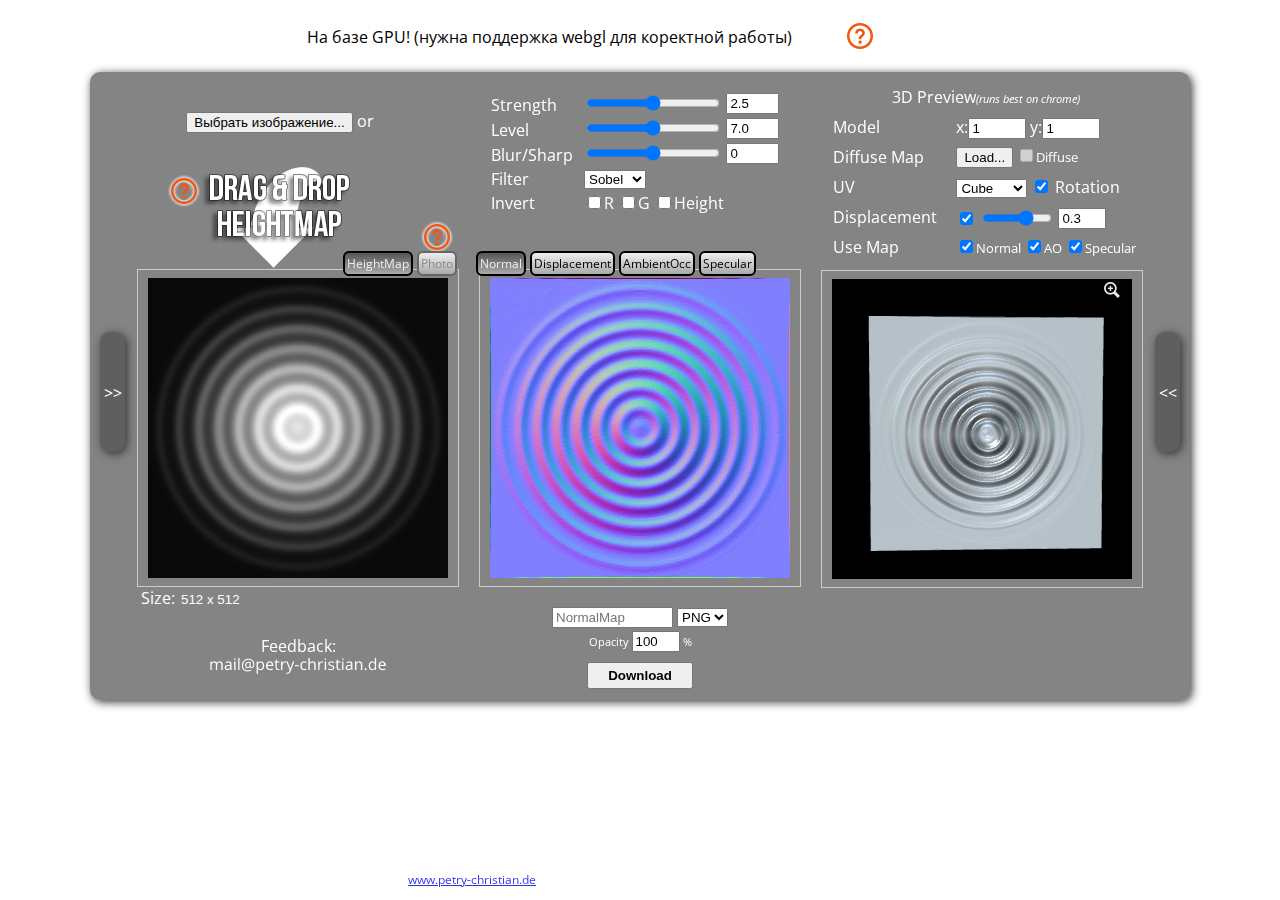
<file: services/index.html>
<!--/*
 * Author: Christian Petry
 * Homepage: www.petry-christian.de
 *
 * License: MIT
 * Copyright (c) 2014 Christian Petry
 * Permission is hereby granted, free of charge, to any person obtaining a copy of this software 
 * and associated documentation files (the "Software"), to deal in the Software without restriction,
 * including without limitation the rights to use, copy, modify, merge, publish, distribute, 
 * sublicense, and/or sell copies of the Software, and to permit persons to whom the Software is 
 * furnished to do so, subject to the following conditions:
 *
 * The above copyright notice and this permission notice shall be included in all copies or 
 * substantial portions of the Software.
 * THE SOFTWARE IS PROVIDED "AS IS", WITHOUT WARRANTY OF ANY KIND, EXPRESS OR IMPLIED, 
 * INCLUDING BUT NOT LIMITED TO THE WARRANTIES OF MERCHANTABILITY, 
 * FITNESS FOR A PARTICULAR PURPOSE AND NONINFRINGEMENT. 
 * IN NO EVENT SHALL THE AUTHORS OR COPYRIGHT HOLDERS BE LIABLE FOR ANY CLAIM, 
 * DAMAGES OR OTHER LIABILITY, WHETHER IN AN ACTION OF CONTRACT, TORT OR OTHERWISE, 
 * ARISING FROM, OUT OF OR IN CONNECTION WITH THE SOFTWARE OR THE USE OR 
 * OTHER DEALINGS IN THE SOFTWARE.
 */
-->
<!DOCTYPE html PUBLIC "-//W3C//DTD XHTML 1.0 Transitional//EN" "http://www.w3.org/TR/xhtml1/DTD/xhtml1-transitional.dtd">
<html lang="en" dir="ltr" xmlns:fb="http://ogp.me/ns/fb#">

<head>
	<title>NormalMap-Онлайн</title>
	<link rel="icon" type="image/png" href="/favicon.png" />
	<link type="text/css" rel="stylesheet" href="http://fonts.googleapis.com/css?family=Open+Sans:700"></link>
	<link type="text/css" rel="stylesheet" href="./style.css"></link>
	<meta charset="utf-8">
	<meta name="description" content="Онлайн NormalMap генератор. Создай Normalmap сейчас в свойм браузере! Без загрузки на серве, всё на javascript">
	<meta name="author" content="Christian Petry">
	<meta name="language" CONTENT="russian">
	<meta name="keywords" content="Normalmap,Normal,Mapping,Онлайн,github,NormalMap-генератор,Heightmap, карта высот,Javascript">
	<meta name="date" content="2014-09-19">
	<meta name="page-topic" content="Dienstleistung">
	<meta name="robots" content="index,follow">
</head>

	
<body style="text-align: center">
	<br/>
	<div align="center" >
		<p style="display: inline; position: absolute; top:10px; left: 24%;">На базе GPU! (нужна поддержка webgl для коректной работы)</p>

		<a style="top: -10px; right: -220px; position: relative; overflow:hidden;" class="various" href="#normalmaponline_help">
			<img src="images/help.png" />
		</a>
	</div>

	<!-- DESCRIPTION -->
	<div id="normalmaponline_help" style="display:none;overflow:hidden;font-family:Georgia" align="left">		
		<h1>NormalMap-Online</h1>
		<p>
			Этот веб-сайт позволяет создать normal карты из карт высот бесплатно.
			Текстуры не сохраняются на сервере, скрипты работают в вашем браузере, на стороне клиента.<br>

			Перетащите вашу текстуру с картой высот в поле щагрузки изображений, или просто укажите файл.
			После проверки окно предварительного просмотра и отобразит карту нормалей.
			Так же можно переключать тип генерируемой карты. Доступны: <strong>displacement, ambient occlusion, specular</strong><br><br>

			В окне предварительного просмотра отображается 3D-модели с различных карт.
			Каждую карту можно включать/выключать, параметры отображения модели в окне просмотра можно регулировать.<br><br>

			Если у вас есть дополнительные вопросы, пишите на recosh@mail.ru.

		</p>			

		<h2>Normal Maps</h2>
		<p>
			<img src="images/normal_description.png" style="display: block; 
				margin-left: auto; margin-right: auto; padding-left: 10px;" align="right" />

			Normal Maps are textures that inherit depth information of a surface.<br/>
			They don't change the structure of the model and have <b>nearly no impact on performance</b>.<br/>
			Each pixel represents a <b>normal vector</b> and is composed of three colors.<br/>
			These colors are representing the direction of the normal vector.<br/>
			<br/>
			They can enhance the optical illusion of depth significantly and 
			are especially useful on flat surfaces, that have several <b>bumps or
			cracks</b>.<br/>
			As shown on the right, the elevation described by the height map can be converted to a normal map, that can be read from your graphics card inside the shader units.<br/>
			When aiming for a more drastical illusion in depth, where parts could be occluding the model, you should try displacement maps<br/>
			These maps really alter polygons but could decrease performance significantly!<br/>
		</p>
	</div>
	

	<div style="min-height:10px"></div>
	
	<div class="content">
		<div class="column_btn">
			<span class="helper_column_button"></span><div id="column_btn_left" onclick="toggle_height_column();">
			<span style="display: inline-block; min-height: 50px; vertical-align: middle;"></span><div id="column_btn_left_div" style="vertical-align:middle">>></div></div>
		</div>
	
		<!-- Drop box %D -->
		<div class="column" id="column_height">
			<div class="column_top">
				<input id="select_file" type="file" accept="image/*, .tga" onpropertychange="handleFileSelect()" style="position:absolute;visibility:hidden;"/>
				<input type="button" style="margin-top:30px" id="browseButton" value="Выбрать изображение..." onclick="select_file.click()">
				or
				<a style="top: 80px; left: -210px; position: relative; overflow:hidden;" class="various" href="#heightmap_help"><img src="images/help.png" /></a>
				<img src="images/drag_drop.png" style="padding-top:30px"/>
				
				<a style="top: -15px; right: -50px; position: relative; overflow:hidden;" class="various" href="#photo_help"><img src="images/help.png" /></a>
			</div>
			
			<!-- DESCRIPTION HEIGHT MAP -->

			<div id="heightmap_help" style="display:none;overflow:hidden;font-family:Georgia" align="left">					
				<h1>Height map</h1>
				
				<p>
					<img src="images/description_height.png" style=" 
					margin-left: auto; margin-right: auto; padding-left: 20px;" align="right" />

					This texture contains the distance "height" from "floor".
					The brighter the pixel, the further away (more depth).
					<br/>
					In this application it doesn't matter if it's inverted,
					the most important thing is the difference between the pixels.
					<br/>

					Ideal is a texture with pixel dimensions with a power of 2 (2, 4, 8,..., 256, 512 etc.)
				</p>
				<br/>
				<br/>
				<br/>
				<hr/>
				<p>
					Using a height map for example as displacement, 
					you can easily see the effect on the surface.
					An example heightmap (left), bumps going in (top-right) 
					and bumps going out (bottom-right).<br/>
					
				</p>
				<img src="images/example_height.png" style="display: block; 
				margin-left: auto; margin-right: auto;" />
				
				
			</div>

			<div id="photo_help" style="display:none;overflow:hidden;font-family:Georgia" align="left">					
				<h1>NormalMaps from photos</h1>
				<p style="width:500px">
					It is technically not possible to get completely correct normalmaps directly from pictures e.g. taken with a camera.
				</p>
				<img src="images/normalfromphoto.png" style="display: block; margin-left: auto; margin-right: auto;" />
				<p style="width:500px">
					But because <b>many</b> of you are interested in this, I considered searching for good methods to still achieve reasonable results from photos.
					There seem to be some techniques that can create decent normalmaps.<br/>
					Still it would take me a lot of time to learn about these techniques.
					<br/>
					<br/>
					Right now I'm studying a master's degree, working part-time and giving lessons in programming.<br/>
					If you would like me to invest more time on finding and implementing a solution for this, <b>please consider donating</b>!<br/><br/>
					I could work more on this project and include more features you want!
				</p>
			</div>
			<div class="tabs" style="margin-right:10px; text-align:right;">
				<input class="tab_button" id="tab_btn_heightmap" type="button" disabled value="HeightMap"/>
				<input class="tab_button" style="color: #888888; border: 2px solid #666666;" id="tab_btn_photo" type="button" value="Photo"/>
				
			</div>			
			<div class="view" id="height_map">
				<canvas id="height_canvas"></canvas>
			</div>
			
			
			<div style="float:center; margin:-8px 15px 0 0; padding:0 0 0 0;">Size: 
				<input style="border: none; color:white; background-color: transparent; border-color: transparent;" id="size" type="text" size="30" maxlength="30" readonly>
			</div>
			
			<div style="min-height:10px"></div>
			<p>
				Feedback:<br/>
				<img src="images/email_adresse.png"/><br/>
				
			</p>
			
		</div>
		
		
		
		
		<!-- Texture -->
		<div class="column">
		
		
			<!-- Normal Settings -->
			<div class="column_top" id="normal_settings" style="width:100%;">
				<table class="options_top">
				<tr>
					<td class="option_text">
						<span> Strength</span>
					</td>
					<td class="options">
						<input id="strength_slider" 
								onchange="setNormalSetting('strength', this.value); document.getElementById('strength_nmb').value = this.value;"
								oninput="setNormalSetting('strength', this.value); document.getElementById('strength_nmb').value = this.value;"
								style="width:60%;"
								type="range"  value='2.5' min='0.01' max='5' step='0.01'/>
						<input id="strength_nmb" type="number" step="0.01" style="width:20%;vertical-align:top;" 
								value='2.5' min='0.01' max='5' 
								onchange="setNormalSetting('strength', this.value); document.getElementById('strength_slider').value = this.value;">
					</td>
				</tr>
				<tr>
					<td class="option_text">
						<span >Level</span>
					</td>
					<td class="options">
						<input id="level_slider" 
								onchange="setNormalSetting('level', this.value);  document.getElementById('level_nmb').value = this.value;"
								oninput="setNormalSetting('level', this.value);  document.getElementById('level_nmb').value = this.value;"
								style="width:60%;"
								type="range" value='7.0' min='4' max='10' step='0.1'/>
						<input id="level_nmb" type="number" step="0.01" style="width:20%;vertical-align:top;" value='7.0'
								onchange="setNormalSetting('level', this.value); document.getElementById('level_slider').value = this.value;">
					</td>
				</tr>
				<tr>
					<td class="option_text">
						<span>Blur/Sharp</span>
					</td>
					<td class="options">
						<input id="blur_sharp_slider" 
								onchange="setNormalSetting('blur_sharp', this.value); document.getElementById('blur_sharp_nmb').value = this.value;"
								oninput="setNormalSetting('blur_sharp', this.value); document.getElementById('blur_sharp_nmb').value = this.value;"
								style="width:60%;"
								type="range" value='0' min='-32' max='32' step='1'/>
						<input id="blur_sharp_nmb" type="number" step="0.01" style="width:20%;vertical-align:top;" value='0'
								onchange="setNormalSetting('blur_sharp', this.value); document.getElementById('blur_sharp_slider').value = this.value;">
					</td>
				</tr>
				<tr>
					<td class="option_text">
						<span>Filter</span>
					</td>
					<td class="options">
						<div>
							<select onChange="setNormalSetting('type', this.options[this.selectedIndex].value)">
								<option value="sobel">Sobel</option>
								<option value="scharr">Scharr</option>
							</select>
						</div>
					</td>
				</tr>
				<tr>
					<td class="option_text">
						<span>Invert</span>
					</td>
					<td class="options">
						<div>
							<input id="invert_r" type="checkbox" onclick="invertRed()" />R
							<input id="invert_g" type="checkbox" onclick="invertGreen()" />G
							<input id="invert_height" type="checkbox" onclick="invertSource()" />Height
						</div>
					</td>
				</tr>
				
				</table>
			</div>
						
			<!-- Displacement Settings -->
			<div class="column_top" id="displacement_settings" style="display: none;width:100%;">
				<table class="options_top">
				<tr>
					<td class="option_text">
						<span>Contrast</span>
					</td>
					<td class="options">
						<input id="dm_contrast_slider" 
							onchange="document.getElementById('dm_contrast_nmb').value = this.value; setDisplacementContrast();"
							oninput="document.getElementById('dm_contrast_nmb').value = this.value; setDisplacementContrast();"
							style="width:60%;"
							type="range" value='-0.5' min='-1' max='1' step='0.01'/>
						<input id="dm_contrast_nmb" type="number" step="0.01" style="width:20%;vertical-align:top;" value='-0.5'
							onchange="document.getElementById('dm_contrast_slider').value = this.value; setDisplacementContrast();">
					</td>
				</tr>
				<tr>
					<td class="option_text">
						<span>Invert</span>
					</td>
					<td class="options">
						<div>
							<input id="invert_height" type="checkbox" onclick="invertDisplacement(); setDisplacementContrast(document.getElementById('dm_contrast_nmb').value);" />
						</div>
					</td>
				</tr>

				<!--
				<tr>
					<td>
						<span style="width:70px;display:inline-block;vertical-align:top;padding-right:30px;text-align:left;">Resolution:</span>
					</td>
					<td>
						<input id="dm_res_slider" 
							onchange="setDisplacementResolution(this.value); document.getElementById('dm_res_nmb').value = Math.pow(2, this.value);"
							oninput="setDisplacementResolution(this.value); document.getElementById('dm_res_nmb').value = Math.pow(2, this.value);"
							style="width:80px;"
							type="range" value='7' min='2' max='8' step='1'/>
						<input id="dm_res_nmb" type="number" step="1" style="width:45px;vertical-align:top;" value='128'
							onchange="setDisplaceSetting('strength', this.value); document.getElementById('dm_res_slider').value = Math.sqrt(this.value);">
					</td>
				
				</tr>
				-->
				</table>
			</div>
			
			<!-- Ambient Occlusion Settings -->
			<div class="column_top" id="ao_settings" style="display: none;width:100%;">
				<table class="options_top">
				<tr>
					<td class="option_text">
						<span> Strength</span>
					</td>
					<td class="options">
						<input id="ao_strength_slider" 
								onchange="setAOSetting('strength', this.value); document.getElementById('ao_strength_nmb').value = this.value;"
								oninput="setAOSetting('strength', this.value); document.getElementById('ao_strength_nmb').value = this.value;"
								style="width:60%;"
								type="range"  value='0.5' min='0' max='5' step='0.1'/>
						<input id="ao_strength_nmb" type="number" step="0.01" style="width:20%;vertical-align:top;" value='2.5' 
								onchange="setAOSetting('strength', this.value); document.getElementById('ao_strength_slider').value = this.value;">
					</td>
				</tr>
				<tr>
					<td class="option_text">
						<span >Level</span>
					</td>
					<td class="options">
						<input id="ao_level_slider" 
								onchange="setAOSetting('level', this.value);  document.getElementById('ao_level_nmb').value = this.value;"
								oninput="setAOSetting('level', this.value);  document.getElementById('ao_level_nmb').value = this.value;"
								style="width:60%;"
								type="range" value='7.0' min='4' max='10' step='0.1'/>
						<input id="ao_level_nmb" type="number" step="0.01" style="width:20%;vertical-align:top;" value='7.0'
								onchange="setAOSetting('level', this.value); document.getElementById('ao_level_slider').value = this.value;">
					</td>
				</tr>
				<tr>
					<td class="option_text">
						<span>Blur/Sharp</span>
					</td>
					<td class="options">
						<input id="ao_blur_sharp_slider" 
								onchange="setAOSetting('blur_sharp', this.value); document.getElementById('ao_blur_sharp_nmb').value = this.value;"
								oninput="setAOSetting('blur_sharp', this.value); document.getElementById('ao_blur_sharp_nmb').value = this.value;"
								style="width:60%;"
								type="range" value='-10' min='-32' max='32' step='1'/>
						<input id="ao_blur_sharp_nmb" type="number" step="0.01" style="width:20%;vertical-align:top;" value='0'
								onchange="setAOSetting('blur_sharp', this.value); document.getElementById('ao_blur_sharp_slider').value = this.value;">
					</td>
				</tr>
				<tr>
					<td class="option_text">
						<span>Invert</span>
					</td>
					<td class="options">
						<div>
							<input id="invert_AO" type="checkbox" onclick="invertAO();" />
						</div>
					</td>
				</tr>
				</table>
			</div>

			<!-- Specular Settings -->
			<div class="column_top" id="specular_settings" style="display: none;width:100%;">
				<table class="options_top">
				<tr>
					<td class="option_text">
						<span>Mean</span>
					</td>
					<td class="options">
						<input id="specular_mean_slider" 
								onchange="setSpecularSetting('spec_mean', this.value); document.getElementById('specular_mean_nmb').value = this.value;"
								oninput="setSpecularSetting('spec_mean', this.value); document.getElementById('specular_mean_nmb').value = this.value;"
								style="width:60%;"
								type="range"  value='1' min='0' max='1' step='0.01'/>
						<input id="specular_mean_nmb" type="number" step="0.01" style="width:20%;vertical-align:top;" value='1' 
								onchange="setSpecularSetting('spec_mean', this.value); document.getElementById('specular_mean_slider').value = this.value;">
					</td>
				</tr>
				<tr>
					<td class="option_text">
						<span>Range</span>
					</td>
					<td class="options">
						<input id="specular_range_slider" 
								onchange="setSpecularSetting('spec_range', this.value); document.getElementById('specular_range_nmb').value = this.value;"
								oninput="setSpecularSetting('spec_range', this.value); document.getElementById('specular_range_nmb').value = this.value;"
								style="width:60%;"
								type="range" value='1' min='0' max='1' step='0.01'/>
						<input id="specular_range_nmb" type="number" step="0.01" style="width:20%;vertical-align:top;" value='1' 
								onchange="setSpecularSetting('spec_range', this.value); document.getElementById('specular_range_slider').value = this.value;">
					</td>
				</tr>
				<tr>
					<td class="option_text">
						<span>Falloff</span>
					</td>
					<td class="options">
						<div>
							<select onChange="setSpecularSetting('spec_falloff', this.options[this.selectedIndex].value)">
								<option value="no">No</option>
								<option value="linear" selected>Linear</option>
								<option value="square">Square</option>
							</select>
						</div>
					</td>
				</tr>
				</table>
			</div>
			
			<!-- Textures -->
			<div class="texture_container">
				<div class="tabs">
					<input class="tab_button" id="tab_btn_normal" type="button" onclick="activate_texture('normal');" disabled value="Normal"/>
					<input class="tab_button" id="tab_btn_displace" type="button" onclick="activate_texture('displace');" value="Displacement"/>
					<input class="tab_button" id="tab_btn_ao" type="button" onclick="activate_texture('ao');" value="AmbientOcc"/>
					<input class="tab_button" id="tab_btn_specular" type="button" onclick="activate_texture('specular');" value="Specular"/>
				</div>
				<!-- Normal Texture -->
				<div class="view" id="normal_map">
					<span class="helper"></span><canvas class="preview_img" id="normal_img" />
				</div>
				
				<!-- Displacement Texture -->
				<div class="view" id="displacement_map" style="display: none;">
					<span class="helper"></span><canvas class="preview_img" id="displace_img" />
				</div>
				
				<!-- Ambient Occlusion Texture -->
				<div class="view" id="ao_map" style="display: none;">
					<span class="helper"></span><canvas class="preview_img" id="ao_img" />
				</div>

				<!-- Specular Texture -->
				<div class="view" id="specular_map" style="display: none;">
					<span class="helper"></span><canvas class="preview_img" id="specular_img" />
				</div>
			</div>
			
			<!-- Autoupdate stuff -->
			<!--<div style="min-height:15px;margin-top:-10px;">
				<input id="auto_update" type="checkbox" onclick="toggleAutoUpdate();document.getElementById('update').disabled = auto_update;" checked />Auto update
				<input id="update" type="button" onclick="updateCurrentTexture();" value="Update" disabled />
			</div>-->
			<div style="min-height:10px"></div>
			<!-- Download Button -->
			<div>
				<input id="file_name" type="text" placeholder="NormalMap" size="12">
				<select id="file_type" onChange="switchJPGQual();">
					<option value="png" selected>PNG</option>
					<option value="jpg">JPG</option>
				</select>
				
				<div style="min-height:3px"></div>
				<div id="file_jpg_qual" style="display:none;">
					Quality <input type="number" id="file_jpg_qual_nmb" step="1" style="width:40px;" min='0' max='100' value="95" size="4" > %
				</div>
				<div id="total_transparency" style="font-size:11px;">
					Opacity <input type="number" id="transparency_nmb" step="1" style="width:40px;" value='100' max='100' min='0'> %
				</div>
				<div style="min-height:10px"></div>

				<button id="download" class="download" style="width: 8em;  height: 2em;"><b>Download</b></button>
					<!--<img src="images/Download_NormalMap_128.png"/>-->
			</div>
		</div>
		
		
		
		<!-- Preview -->
		<div class="column" id="preview" <!--style="display: none;-->">
			<div class="column_top">
				<table style="border-spacing:0px; width:100%;" >
				<tr style="height:30px;">
					<td align="center" class="option_text" colspan="2" style="text-align:center">
						<span >3D Preview<i style="font-size:0.7em">(runs best on chrome)</i></span>
					</td>
				<tr/>
				<tr style="height:30px;">
					<td class="option_text">
						<span>Model</span>
					</td>
					<td class="options">
						x:<input style="width:50px;" id="repeat_sliderx" onchange="setRepeat(this.value, document.getElementById('repeat_slidery').value)" 
							type="number"  min='1' max='3' value='1' step='1'/>
						y:<input style="width:50px;" id="repeat_slidery" onchange="setRepeat(document.getElementById('repeat_sliderx').value, this.value)" 
							type="number"  min='1' max='3' value='1' step='1'/>
					<td/>
				<tr/>
				<tr style="height:30px;">
					<td class="option_text">
						<span>Diffuse Map</span>
					</td>
					<td class="options" style="font-size: small;">
						<input id="select_diffuse_file" type="file" accept="image/*, .tga" onpropertychange="handleDiffuseFileSelect()" style="position:absolute;visibility:hidden;"/>
						<input type="button" id="browseDiffuseButton" value="Load..." onclick="select_diffuse_file.click();">
						<input id="input_diffuse" type="checkbox" value="Diffuse" onclick="toggleDiffuse()" disabled>Diffuse
					<td>
				</tr>
				<tr style="height:30px;">
					<td class="option_text">
						<span>UV</span>
					</td>
					<td class="options">
						<select id="model" onchange="setModel(document.getElementById('model').value)">
							<option selected>Cube</option>
							<option>Plane</option>
							<option>Sphere</option>
							<option>Cylinder</option>
						</select>
						<input id="input_rot" type="checkbox" value="rotation" onclick="toggleRotation()" checked> Rotation
					<td/>
				</tr>
				<tr style="height:30px;">					
					<td class="option_text">
						<span>Displacement</span>
					</td>
					<td class="options">
						<input id="input_displacement" type="checkbox" value="displacement" onclick="toggleDisplacement()" style="vertical-align: middle;" checked >
						<input id="dm_strength_slider" style="width:70px; vertical-align: middle;" 
							onchange="setDisplaceStrength( this.value); document.getElementById('dm_strength_nmb').value = this.value;"
							oninput="setDisplaceStrength( this.value); document.getElementById('dm_strength_nmb').value = this.value;"
							type="range" value='0.3' min='-1' max='1' step='0.01'/>
						<input id="dm_strength_nmb" type="number" step="0.01" style="width:40px;vertical-align: middle;" value='0.3'
							onchange="setDisplaceStrength(this.value); document.getElementById('dm_strength_slider').value = this.value;">
						
					</td>
				</tr>
				
				<tr style="height:30px;">
					<td class="option_text">
						<span>Use Map</span>
					</td>
					<td class="options" style="font-size: small;">
						<input id="input_normal" type="checkbox" value="normal" onclick="toggleNormal()" checked>Normal
						<input id="input_ao" type="checkbox" value="ao" onclick="toggleAO()" checked>AO
						<input id="input_specular" type="checkbox" value="specular" onclick="toggleSpecular()" checked>Specular
					</td>
				</tr>
				</table>
				
				
				<div style="height:25px;">
					
				</div>
				<div style="height:25px;">
					
					
				</div>
			</div>
	
			<div class="view" id="render_view">
				<a class="render_magnifier various" href="#renderBig">
					<img src="images/iconmonstr-magnifier-6-icon-16.png" />
				</a>
			</div>
			
			
			<div id="renderBig" style="display:none;overflow:hidden;">	</div>
				
	
			
			<div style="min-height:10px"></div>
			<!--
			If you like this, please
			<div style="min-height:5px"></div>
			<form action="https://www.paypal.com/cgi-bin/webscr" method="post" target="_top">
				<input type="hidden" name="cmd" value="_s-xclick">
				<input type="hidden" name="hosted_button_id" value="G7RU6CUFL4EKL">
				<input type="image" src="https://www.paypal.com/en_US/i/btn/btn_donateCC_LG.gif" border="0" name="submit" alt="PayPal - The safer, easier way to pay online!">
				<img alt="" border="0" src="https://www.paypalobjects.com/de_DE/i/scr/pixel.gif" width="1" height="1">
			</form>
			-->

			<!--
				<input type="button" onclick="createNormalMap()" value="Generate NormalMap"/>
			-->
		</div>


		<div class="column_btn">
			<span class="helper_column_button"></span><div id="column_btn_right" onclick="toggle_preview_column();">
			<span style="display: inline-block; min-height: 50px; vertical-align: middle;"></span><div id="column_btn_right_div" style="vertical-align:middle"><<</div></div>
		</div>
	</div>
	<!--
	<div class="texture_link">
		Need a Texture?<br/>
		<a href="http://cpetry.github.io/TextureGenerator-Online/">
			<img src="http://www.petry-christian.de/content_images/texture_generator_logo.png" style="padding-top:5px"/>
		</a>
	</div>
	-->
</body>
<footer>
		<p>Imprint: Christian Petry, St.Nepomuk-Str. 2a, 97218 Gerbrunn, Germany - 
		
		<a href="http://www.petry-christian.de"> www.petry-christian.de </a>
		</p>
	</footer>
	
	
<!-- Add jQuery library -->
<script src="javascripts/extern/jquery-2.1.1.min.js"></script>

<!-- Add fancyBox -->
<link rel="stylesheet" href="javascripts/fancybox/source/jquery.fancybox.css?v=2.1.5" type="text/css" media="screen" />
<script type="text/javascript" src="javascripts/fancybox/source/jquery.fancybox.pack.js?v=2.1.5"></script>

<script src="javascripts/extern/readTGA.js"></script>
<script src="javascripts/extern/blob.js"></script>
<script src="javascripts/extern/canvas-toBlob.js"></script>
<script src="javascripts/extern/filesaver.min.js"></script>
<script src="javascripts/extern/three.min.js"></script>
<script src="javascripts/extern/EffectComposer.js"></script>
<script src="javascripts/extern/RenderPass.js"></script>
<script src="javascripts/extern/ShaderPass.js"></script>
<script src="javascripts/extern/MaskPass.js"></script>
<script src="javascripts/extern/CopyShader.js"></script>
<script src="javascripts/extern/NormalDisplacementShader.js"></script>
<script src="javascripts/shader/NormalMapShader.js"></script>
<script src="javascripts/shader/HorizontalBlurShader.js"></script>
<script src="javascripts/shader/VerticalBlurShader.js"></script>
<script src="javascripts/extern/OrbitControls.js"></script>
<script src="javascripts/extern/ganalytics.js"></script>

<script type="text/javascript" src="javascripts/filedrop.js"></script>
<script type="text/javascript" src="javascripts/parallel.js"></script>
<script type="text/javascript" src="javascripts/filters.js"></script>
<script type="text/javascript" src="javascripts/renderView.js"></script>
<script type="text/javascript" src="javascripts/renderNormalview.js"></script>
<script type="text/javascript" src="javascripts/normalMap.js"></script>
<script type="text/javascript" src="javascripts/displaceMap.js"></script>
<script type="text/javascript" src="javascripts/ambientOccMap.js"></script>
<script type="text/javascript" src="javascripts/specularMap.js"></script>
<script type="text/javascript" src="javascripts/diffuseMap.js"></script>
<script type="text/javascript" src="javascripts/gaussianblur.js"></script>
<script type="text/javascript" src="javascripts/main.js"></script>

</html>
</file>
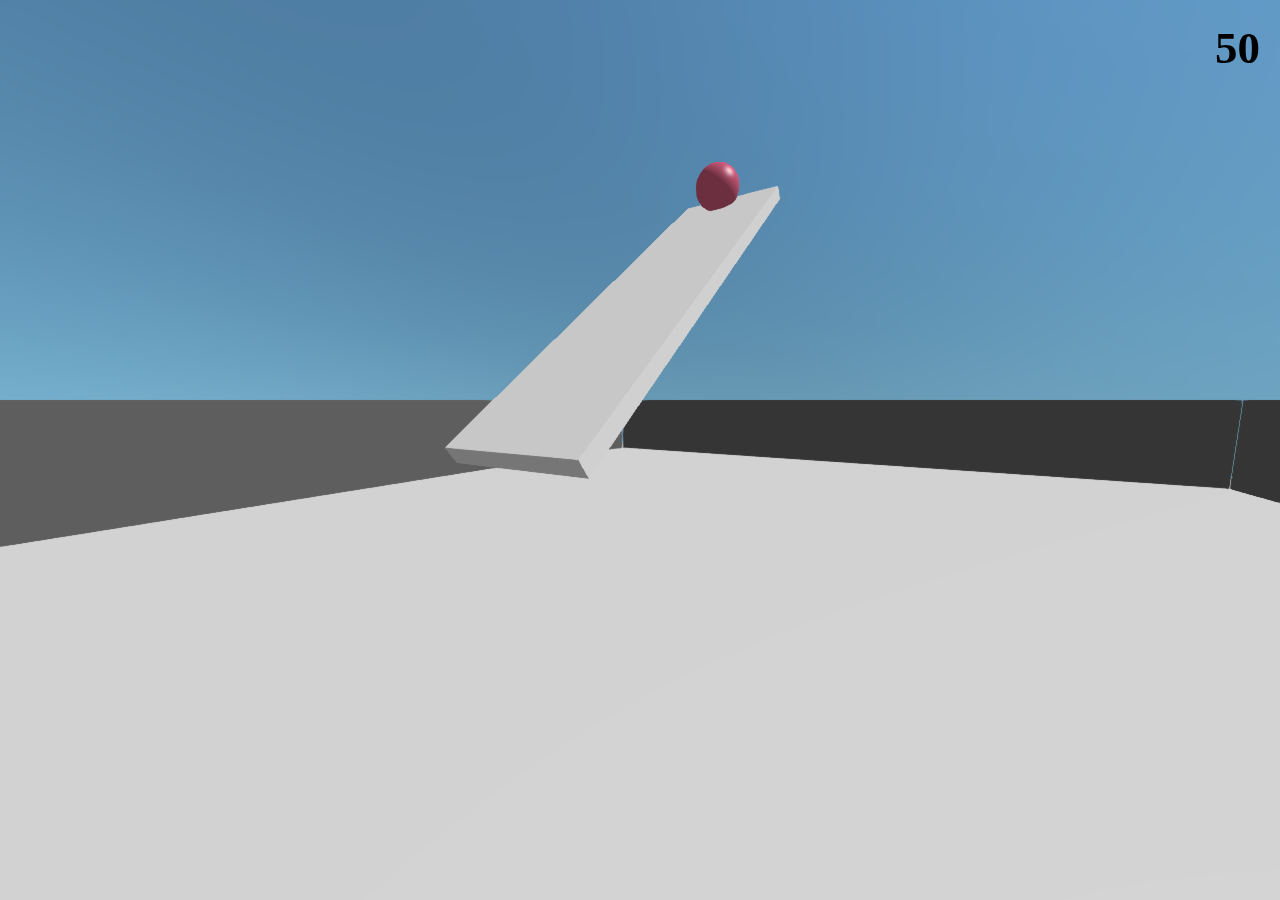
<file: b4w/example/coll_obj_test/index.html>
<!DOCTYPE html>
<html>
<head>
    <meta charset="UTF-8">
    <meta name="viewport" content="width=device-width, initial-scale=1, maximum-scale=1">
    <script type="text/javascript" src="b4w.full.min.js"></script>
    
    <script type="text/javascript" src="app.js"></script>

    <style>
        body {
            margin: 0;
            padding: 0;
        }
    </style>
</head>
<body>
<div id="canvas3d"></div>

</body>
</html>
</file>
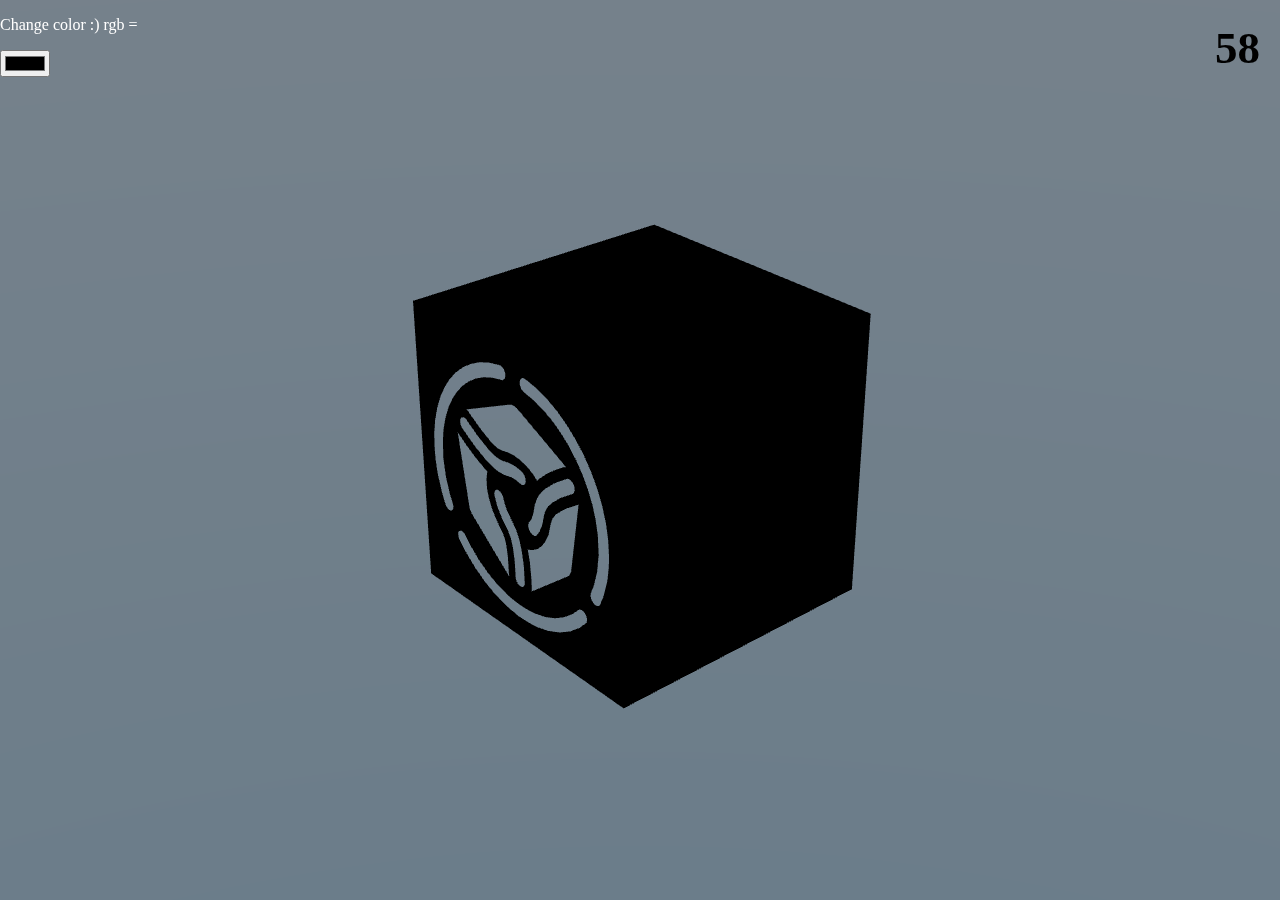
<file: b4w/example/palitra_change/test_palitra.html>
<!DOCTYPE html>
<html>

<head>
<title>test_palitra</title>
<meta charset="utf-8">
<meta name="viewport" content="initial-scale=1.0, user-scalable=no, width=device-width" />

<link rel="stylesheet" href="test_palitra.css" type="text/css" />

<script type="text/javascript" src="b4w.min.js"></script>
<script type="text/javascript" src="https://code.jquery.com/jquery-2.2.1.min.js"></script>
<script type="text/javascript" src="test_palitra.js"></script>

</head>

<body>
<div class="palitra" style="position:absolute;z-index:1; color: white;">
	<p>Change color :) rgb = <span id="vivod_rgb"></span></p>
	<input type="color" id="color_input">
</div>
<div id="main_canvas_container"></div>

</body>

</html>
</file>
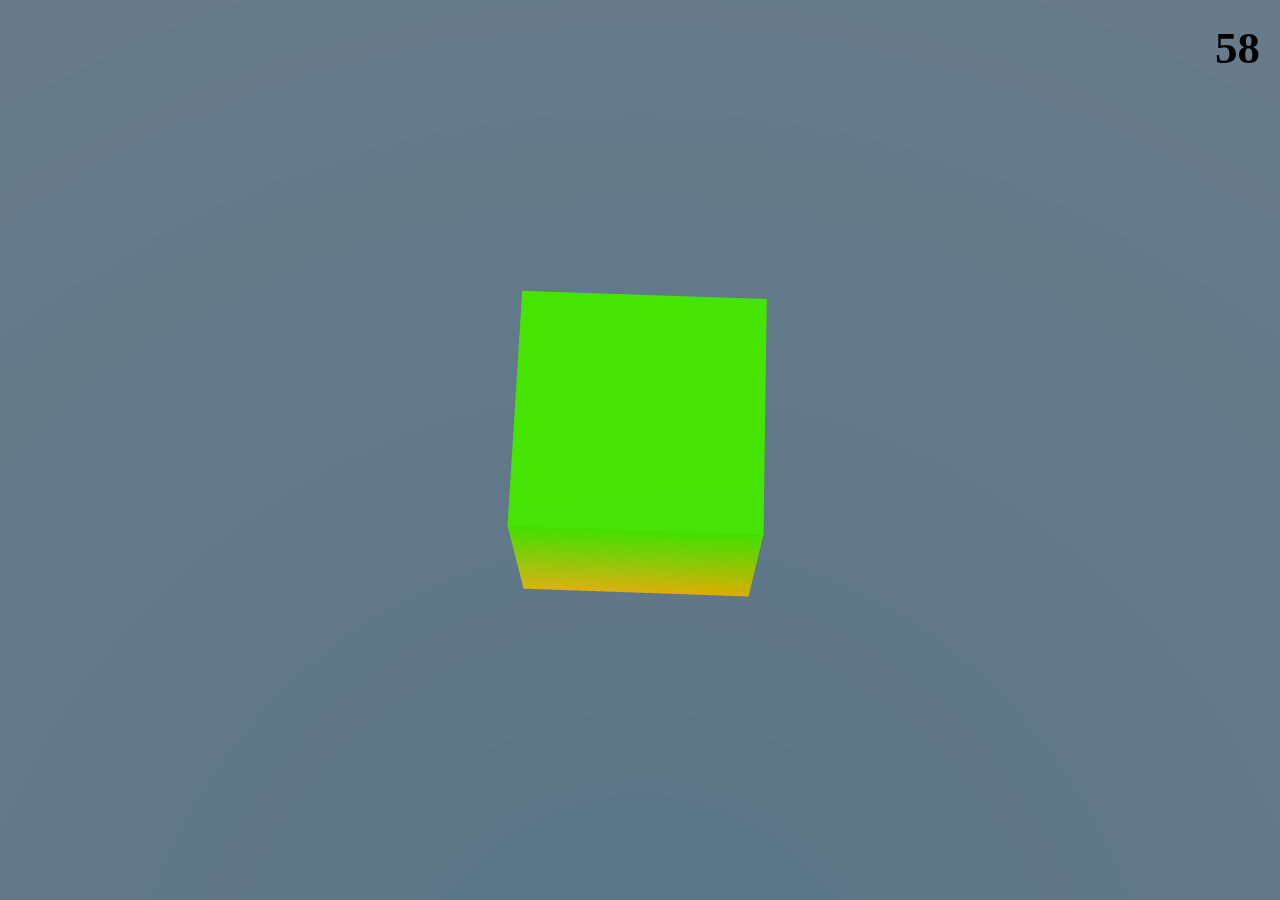
<file: b4w/example/timer_anim/test_interpol.html>
<!DOCTYPE html>
<html>

<head>
<title>test_interpol</title>
<meta charset="utf-8">
<meta name="viewport" content="initial-scale=1.0, user-scalable=no, width=device-width" />

<link rel="stylesheet" href="test_interpol.css" type="text/css" />

<script type="text/javascript" src="b4w.min.js"></script>

<script type="text/javascript" src="test_interpol.js"></script>

</head>

<body>

<div id="main_canvas_container"></div>

</body>

</html>
</file>
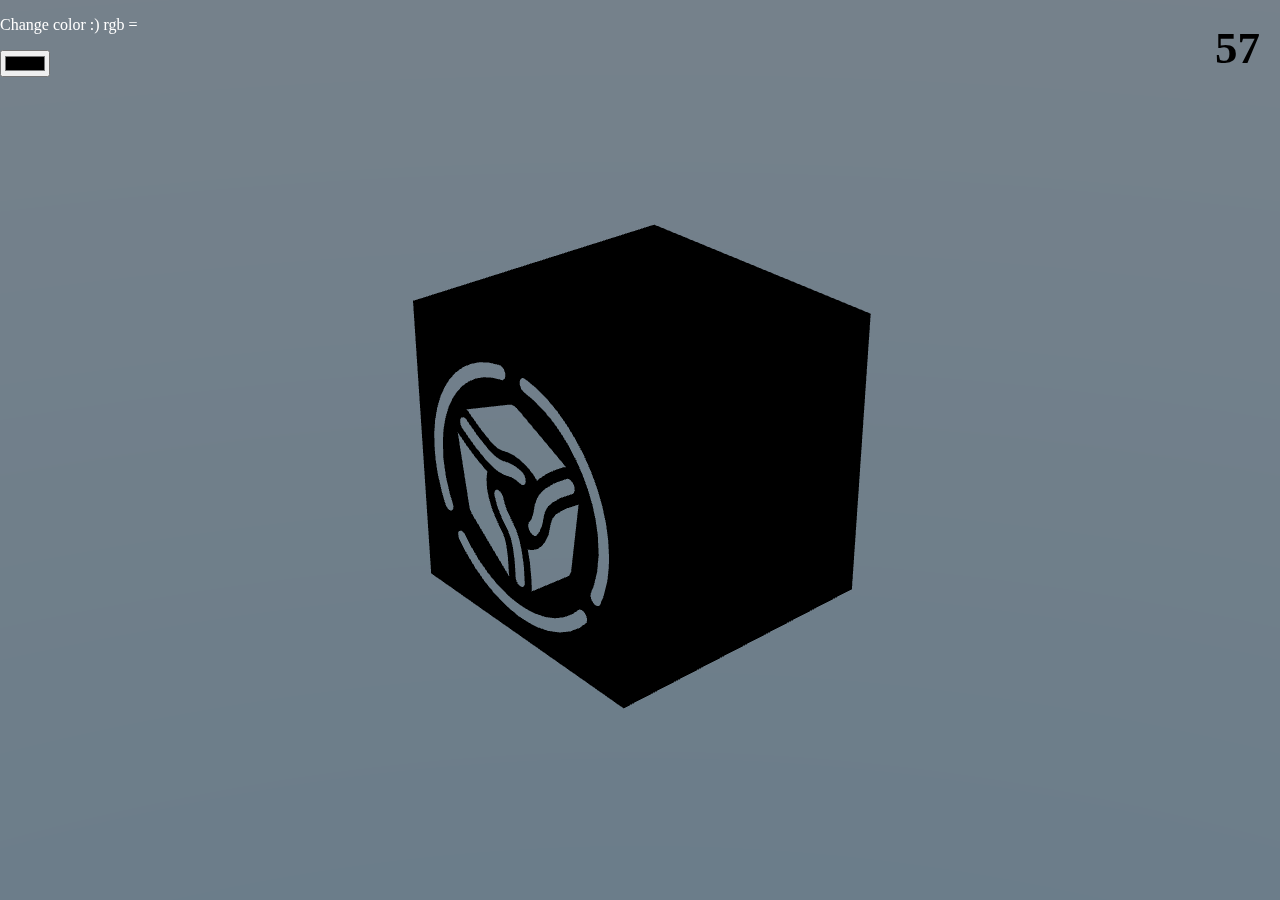
<file: b4w/tests/test_palitra/test_palitra.html>
<!DOCTYPE html>
<html>

<head>
<title>test_palitra</title>
<meta charset="utf-8">
<meta name="viewport" content="initial-scale=1.0, user-scalable=no, width=device-width" />

<link rel="stylesheet" href="test_palitra.css" type="text/css" />

<script type="text/javascript" src="b4w.min.js"></script>

<script type="text/javascript" src="test_palitra.js"></script>
<script type="text/javascript" src="//code.jquery.com/jquery-2.2.1.min.js"></script>

</head>

<body>
<div class="palitra" style="position:absolute;z-index:1; color: white;">
	<p>Change color :) rgb = <span id="vivod_rgb"></span></p>
	<input type="color" id="color_input">
</div>
<div id="main_canvas_container"></div>

</body>

</html>
</file>
<file: services/style.css>
div.view {
	//position: relative;
	//background-color: #eee;
	border: 1px solid #ccc;
	white-space: nowrap;
	text-align: center;
	padding: 8px;
	margin: 8px;
	z-index: 1;
	min-height: 300px;
    min-width: 300px;
}

.helper {
    display: inline-block;
    min-height: 300px;
    vertical-align: middle;
}

canvas.preview_img {
    /*background: #3A6F9A;*/
    vertical-align: middle;
    max-height: 300px;
    max-width: 300px;
}

body{
	/*background: url('./images/background.jpg');*/
	font-family:"Open Sans";
}

div.content {
	padding: 10px 10px 10px 10px;
	position: relative;
	margin-left: auto;
	margin-right: auto;
	display: inline-block;
	border-radius: 10px;
	box-shadow: 2px 2px 10px #333;
	background: none repeat scroll 0% 0% rgba(10,10,10,0.5);
	color: #fff;
	z-index:1;
}

div.texture_link {
	position: absolute; 
	margin-top: -200px; 
	margin-left: 30px; 
	z-index: 0; 
	color: #111;
	border-radius: 5px; 
	padding: 5px 5px 5px 5px; 
	background: none repeat scroll 0% 0% rgba(240,240,240,0.7);"
}

div.column {
	display: inline-block;
	vertical-align: top;
	width:338px;
}

.helper_column_button {
    display: inline-block;
    min-height: 250px;
    vertical-align: middle;
}

div.column_btn{
	display: inline-block;
	vertical-align: middle;
	width:25px;
}

#column_btn_left, #column_btn_right{
	cursor: pointer; 
	cursor: hand;
	vertical-align: middle;
	min-height: 120px;
    border-radius: 10px;
	box-shadow: 2px 2px 10px #333;
	background: none repeat scroll 0% 0% rgba(10,10,10,0.3);
}

div.column_top {
	height: 180px;
}

td.option_text{
	text-align: left;
	padding-left:20px;
	padding-right:10px;
}

td.options{
	text-align: left;
}

table.options_top{
	border-spacing:0px; 
	width:100%; 
	padding-top:10px;
}

div.tabs{
	position: relative;
	margin-top: -11px;
	margin-bottom: -25px;
	margin-left: 5px;
	margin-right: auto;
	text-align: left;
	
	height: 35px;
	z-index: 2;
}
input.tab_button{
	display:inline-block;
	margin: 0px 0px 0px 0px;
	padding: 1px 2px;
	width: auto;
	height: 25px;
	z-index: 2;
}

input.tab_button{
	font-family:"Open Sans";
	font-size: 12px;
	font-color: #111111;
	background: -moz-linear-gradient(
		top,
		#eeeeee,
		#aaaaaa);
	background: -webkit-gradient(
		linear, left top, left bottom,
		from(#eeeeee),
		to(#aaaaaa));
	-moz-border-radius: 6px;
	-webkit-border-radius: 6px;
	border-radius: 6px;
	border: 2px solid #000000;
}

input.tab_button:disabled{
	font-family:"Open Sans";
	font-size: 12px;
	font-color: #eeeeee;
	color: #eeeeee;
	background: -moz-linear-gradient(
		top,
		#555555,
		#aaaaaa);
	background: -webkit-gradient(
		linear, left top, left bottom,
		from(#555555),
		to(#aaaaaa));
	-moz-border-radius: 6px;
	-webkit-border-radius: 6px;
	border-radius: 6px;
	border: 2px solid #000000;
}

div.texture_container{
	margin: 0px 0px 0px 0px;
	padding: 0px 0px 0px 0px;
}

div.stepnumber {
	display: inline-block;
	vertical-align: top;
	border: 1px solid;
	border-radius: 10px;
	width:30px;
	margin-left: auto;
	margin-right: auto;
	//background-color:#aaaaaa;
}

div.imprint {
	float:right;
	margin-top: 80px;
	border: 1px solid;
	display: inline-block;
	border-radius: 20px;
}
div.imprinttext {
	width:60px;
	margin-top:-10px;
	margin-left:15px;
	background:white;
}

footer, footer p {
	color: #fff;
	text-align: left;
	position: fixed;
	bottom: 0;
	left:0;
	opacity: 0.9;
	font-size: 12px;
}

a.render_magnifier{
	top: 210px; 
	right: 70px; 
	position: 
	absolute;
	overflow:hidden;
}
</file>
<file: b4w/example/palitra_change/test_palitra.css>
body {
    background-color: #000;
    padding: 0;
    margin: 0;
    overflow: hidden;
}

div#main_canvas_container {
    position: absolute;
    left: 0px;
    top: 0px;
    width: 100%;
    height: 100%;
}
</file>
<file: b4w/example/timer_anim/test_interpol.css>
body {
    background-color: #000;
    padding: 0;
    margin: 0;
    overflow: hidden;
}

div#main_canvas_container {
    position: absolute;
    left: 0px;
    top: 0px;
    width: 100%;
    height: 100%;
}
</file>
<file: b4w/tests/test_palitra/test_palitra.css>
body {
    background-color: #000;
    padding: 0;
    margin: 0;
    overflow: hidden;
}

div#main_canvas_container {
    position: absolute;
    left: 0px;
    top: 0px;
    width: 100%;
    height: 100%;
}
</file>
